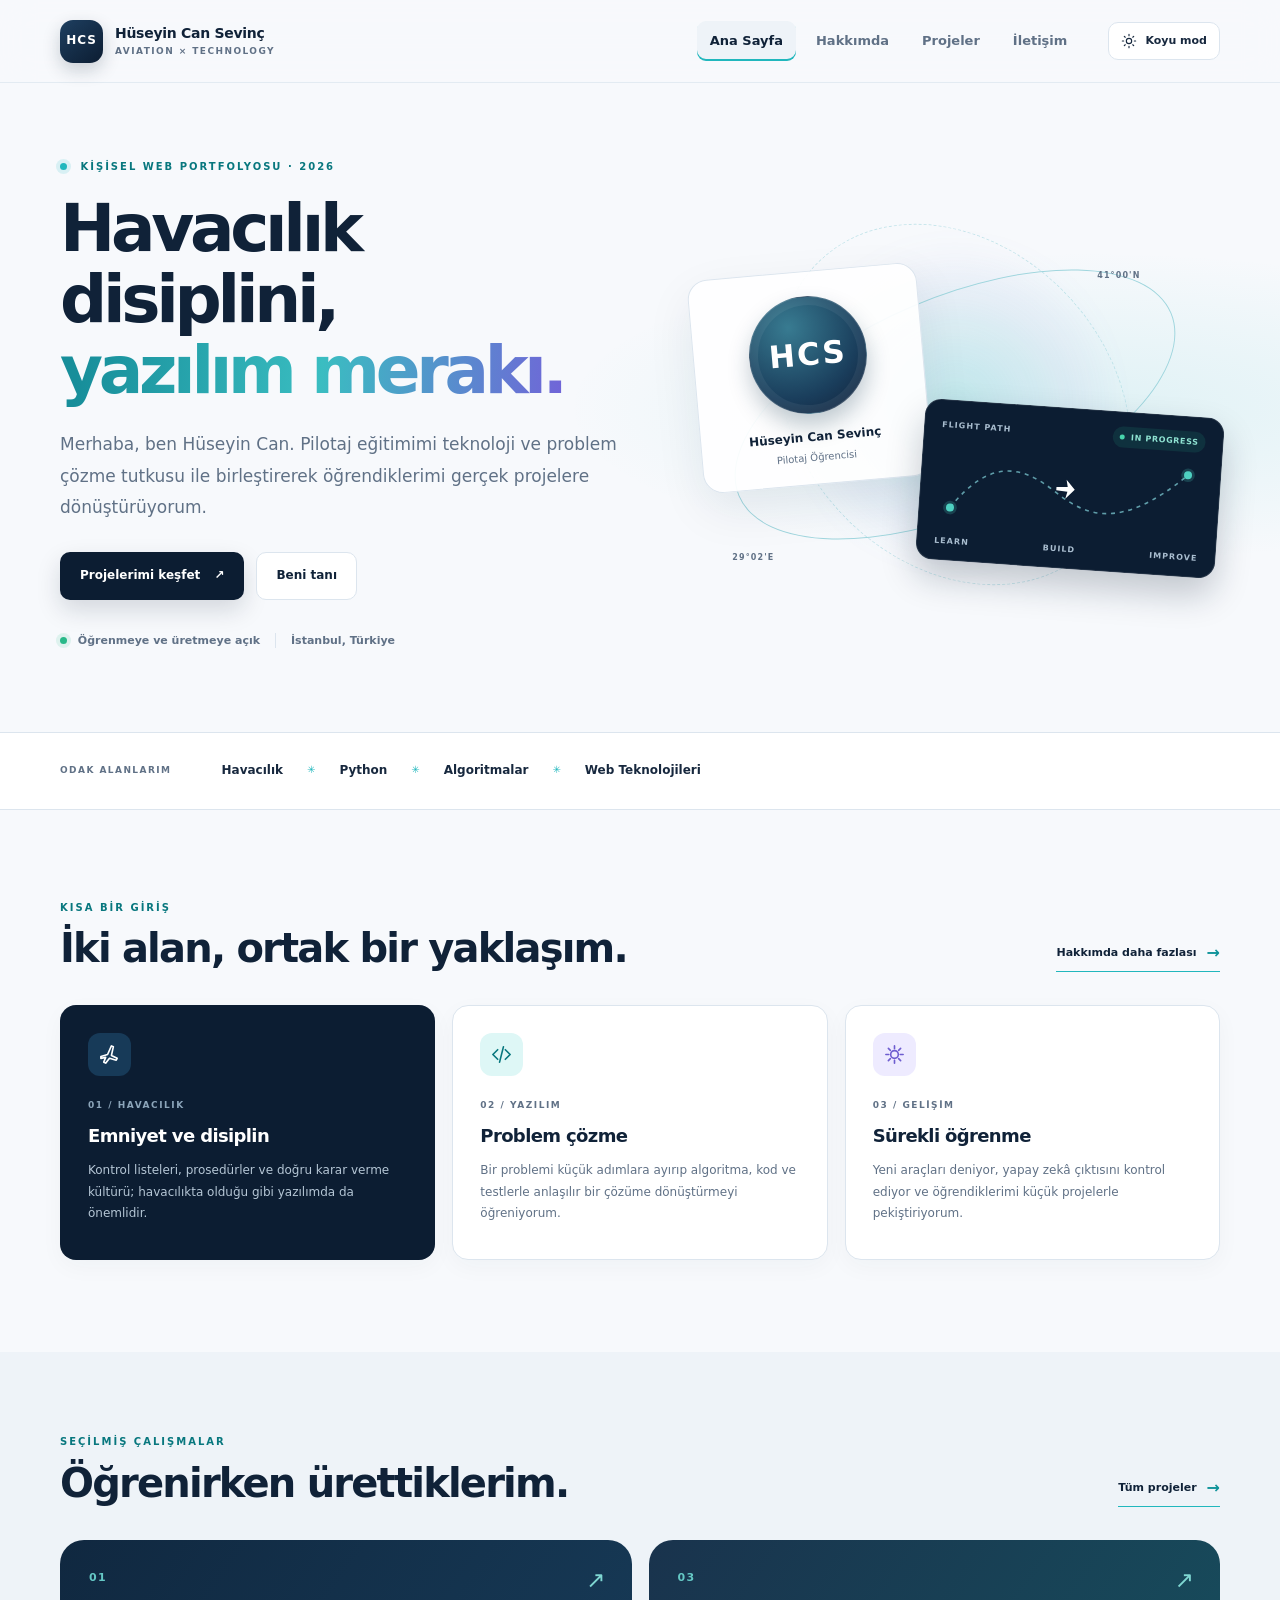
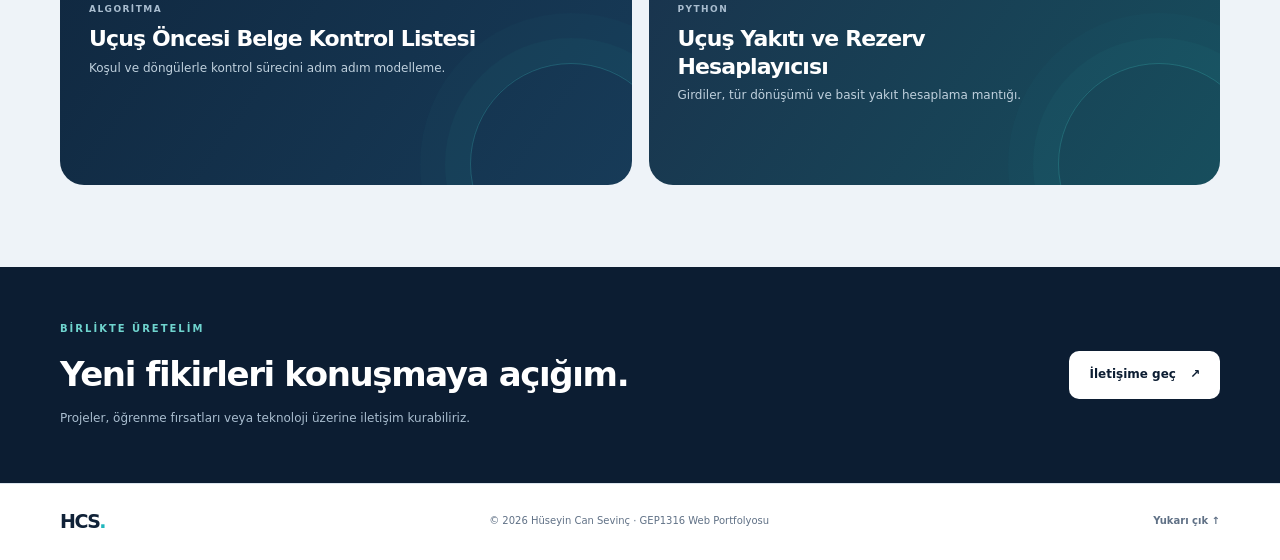
<file: index.html>
<!doctype html>
<html lang="tr">
<head>
  <meta charset="utf-8">
  <meta name="viewport" content="width=device-width, initial-scale=1">
  <meta name="description" content="Hüseyin Can Sevinç'in pilotaj, yazılım ve dijital üretim çalışmalarını sergileyen kişisel web portfolyosu.">
  <meta name="theme-color" content="#0c1d32">
  <title>Hüseyin Can Sevinç | Kişisel Portfolyo</title>
  <link rel="stylesheet" href="style.css">
  <script src="script.js" defer></script>
</head>
<body>
  <a class="skip-link" href="#main-content">Ana içeriğe geç</a>
  <header class="site-header">
    <div class="container header-inner">
      <a class="brand" href="index.html" aria-label="Hüseyin Can Sevinç ana sayfa">
        <span class="brand-mark" aria-hidden="true">HCS</span>
        <span class="brand-copy"><strong>Hüseyin Can Sevinç</strong><small>AVIATION × TECHNOLOGY</small></span>
      </a>
      <button class="icon-button menu-toggle" type="button" aria-label="Menüyü aç" aria-expanded="false" aria-controls="primary-navigation">
        <svg viewBox="0 0 24 24" aria-hidden="true"><path d="M4 7h16M4 12h16M4 17h16"/></svg>
      </button>
      <nav class="primary-nav" id="primary-navigation" aria-label="Ana gezinme">
        <a class="nav-link is-active" aria-current="page" href="index.html">Ana Sayfa</a>
        <a class="nav-link" href="about.html">Hakkımda</a>
        <a class="nav-link" href="projects.html">Projeler</a>
        <a class="nav-link" href="contact.html">İletişim</a>
      </nav>
      <button class="theme-toggle" type="button" aria-label="Koyu temaya geç" aria-pressed="false">
        <svg class="sun-icon" viewBox="0 0 24 24" aria-hidden="true"><circle cx="12" cy="12" r="4"/><path d="M12 2v2m0 16v2M4.93 4.93l1.42 1.42m11.3 11.3 1.42 1.42M2 12h2m16 0h2M4.93 19.07l1.42-1.42m11.3-11.3 1.42-1.42"/></svg>
        <span class="theme-label">Koyu mod</span>
      </button>
    </div>
  </header>

  <main id="main-content">
    <section class="hero-section">
      <div class="container hero-grid">
        <div class="hero-copy">
          <p class="eyebrow"><span class="eyebrow-dot"></span> KİŞİSEL WEB PORTFOLYOSU · 2026</p>
          <h1>Havacılık disiplini,<br><span class="text-gradient">yazılım merakı.</span></h1>
          <p class="hero-lead">Merhaba, ben Hüseyin Can. Pilotaj eğitimimi teknoloji ve problem çözme tutkusu ile birleştirerek öğrendiklerimi gerçek projelere dönüştürüyorum.</p>
          <div class="hero-actions">
            <a class="button button-primary" href="projects.html">Projelerimi keşfet <span aria-hidden="true">↗</span></a>
            <a class="button button-secondary" href="about.html">Beni tanı</a>
          </div>
          <div class="hero-meta">
            <span><i class="status-dot" aria-hidden="true"></i> Öğrenmeye ve üretmeye açık</span>
            <span class="meta-divider" aria-hidden="true"></span>
            <span>İstanbul, Türkiye</span>
          </div>
        </div>
        <div class="hero-visual" aria-label="Hüseyin Can Sevinç için HCS harflerinden oluşan avatar ve havacılık temalı rota çizimi">
          <div class="visual-orbit orbit-one"></div>
          <div class="visual-orbit orbit-two"></div>
          <div class="visual-glow"></div>
          <div class="avatar-card">
            <div class="avatar-monogram" role="img" aria-label="Hüseyin Can Sevinç avatarı, HCS harfleri">HCS</div>
            <div class="avatar-caption"><strong>Hüseyin Can Sevinç</strong><span>Pilotaj Öğrencisi</span></div>
          </div>
          <div class="flight-path-card">
            <div class="flight-path-top"><span>FLIGHT PATH</span><span class="live-pill"><i></i> IN PROGRESS</span></div>
            <svg class="route-art" viewBox="0 0 330 110" role="img" aria-label="Başlangıç ve varış noktalarını birleştiren kesikli uçuş rotası"><path class="route-line" d="M17 83 C62 18 103 24 145 53 S230 98 311 22"/><circle class="route-point" cx="17" cy="83" r="5"/><circle class="route-point" cx="311" cy="22" r="5"/><path class="route-plane" d="M160 38l11 12-11 12 2-9-14-1v-4l14-1z"/></svg>
            <div class="flight-path-bottom"><span>LEARN</span><span>BUILD</span><span>IMPROVE</span></div>
          </div>
          <span class="visual-coordinate coord-one">41°00'N</span>
          <span class="visual-coordinate coord-two">29°02'E</span>
        </div>
      </div>
    </section>

    <section class="intro-strip">
      <div class="container intro-strip-inner">
        <p>ODAK ALANLARIM</p>
        <div class="focus-list"><span>Havacılık</span><b>✳</b><span>Python</span><b>✳</b><span>Algoritmalar</span><b>✳</b><span>Web Teknolojileri</span></div>
      </div>
    </section>

    <section class="section section-spacious">
      <div class="container">
        <div class="section-heading section-heading-row">
          <div><p class="eyebrow">KISA BİR GİRİŞ</p><h2>İki alan, ortak bir yaklaşım.</h2></div>
          <a class="text-link" href="about.html">Hakkımda daha fazlası <span aria-hidden="true">→</span></a>
        </div>
        <div class="feature-grid">
          <article class="feature-card feature-card-dark">
            <div class="feature-icon" aria-hidden="true"><svg viewBox="0 0 24 24"><path d="m3 14 7-2 4-9 2 1-2 9 6 3-1 2-7-2-4 5-2-1 2-5-5 1z"/></svg></div>
            <p class="card-kicker">01 / HAVACILIK</p><h3>Emniyet ve disiplin</h3>
            <p>Kontrol listeleri, prosedürler ve doğru karar verme kültürü; havacılıkta olduğu gibi yazılımda da önemlidir.</p>
          </article>
          <article class="feature-card">
            <div class="feature-icon feature-icon-cyan" aria-hidden="true"><svg viewBox="0 0 24 24"><path d="m8 7-5 5 5 5M16 7l5 5-5 5M14 4l-4 16"/></svg></div>
            <p class="card-kicker">02 / YAZILIM</p><h3>Problem çözme</h3>
            <p>Bir problemi küçük adımlara ayırıp algoritma, kod ve testlerle anlaşılır bir çözüme dönüştürmeyi öğreniyorum.</p>
          </article>
          <article class="feature-card">
            <div class="feature-icon feature-icon-violet" aria-hidden="true"><svg viewBox="0 0 24 24"><path d="M12 3v3m0 12v3M3 12h3m12 0h3M5.6 5.6l2.1 2.1m8.6 8.6 2.1 2.1m0-12.8-2.1 2.1m-8.6 8.6-2.1 2.1"/><circle cx="12" cy="12" r="4"/></svg></div>
            <p class="card-kicker">03 / GELİŞİM</p><h3>Sürekli öğrenme</h3>
            <p>Yeni araçları deniyor, yapay zekâ çıktısını kontrol ediyor ve öğrendiklerimi küçük projelerle pekiştiriyorum.</p>
          </article>
        </div>
      </div>
    </section>

    <section class="section section-soft">
      <div class="container">
        <div class="section-heading section-heading-row">
          <div><p class="eyebrow">SEÇİLMİŞ ÇALIŞMALAR</p><h2>Öğrenirken ürettiklerim.</h2></div>
          <a class="text-link" href="projects.html">Tüm projeler <span aria-hidden="true">→</span></a>
        </div>
        <div class="selected-project-grid">
          <a class="selected-project" href="projects.html#document-checklist">
            <span class="selected-project-number">01</span><span class="selected-project-type">ALGORİTMA</span>
            <h3>Uçuş Öncesi Belge Kontrol Listesi</h3><p>Koşul ve döngülerle kontrol sürecini adım adım modelleme.</p><span class="project-arrow" aria-hidden="true">↗</span>
          </a>
          <a class="selected-project selected-project-accent" href="projects.html#fuel-calculator">
            <span class="selected-project-number">03</span><span class="selected-project-type">PYTHON</span>
            <h3>Uçuş Yakıtı ve Rezerv Hesaplayıcısı</h3><p>Girdiler, tür dönüşümü ve basit yakıt hesaplama mantığı.</p><span class="project-arrow" aria-hidden="true">↗</span>
          </a>
        </div>
      </div>
    </section>

    <section class="closing-cta">
      <div class="container closing-cta-inner">
        <div><p class="eyebrow">BİRLİKTE ÜRETELİM</p><h2>Yeni fikirleri konuşmaya açığım.</h2><p>Projeler, öğrenme fırsatları veya teknoloji üzerine iletişim kurabiliriz.</p></div>
        <a class="button button-light" href="contact.html">İletişime geç <span aria-hidden="true">↗</span></a>
      </div>
    </section>
  </main>

  <footer class="site-footer"><div class="container footer-inner"><a class="footer-brand" href="index.html">HCS<span>.</span></a><p>© <span data-current-year>2026</span> Hüseyin Can Sevinç · GEP1316 Web Portfolyosu</p><a href="#main-content" class="back-top">Yukarı çık ↑</a></div></footer>
</body>
</html>
</file>
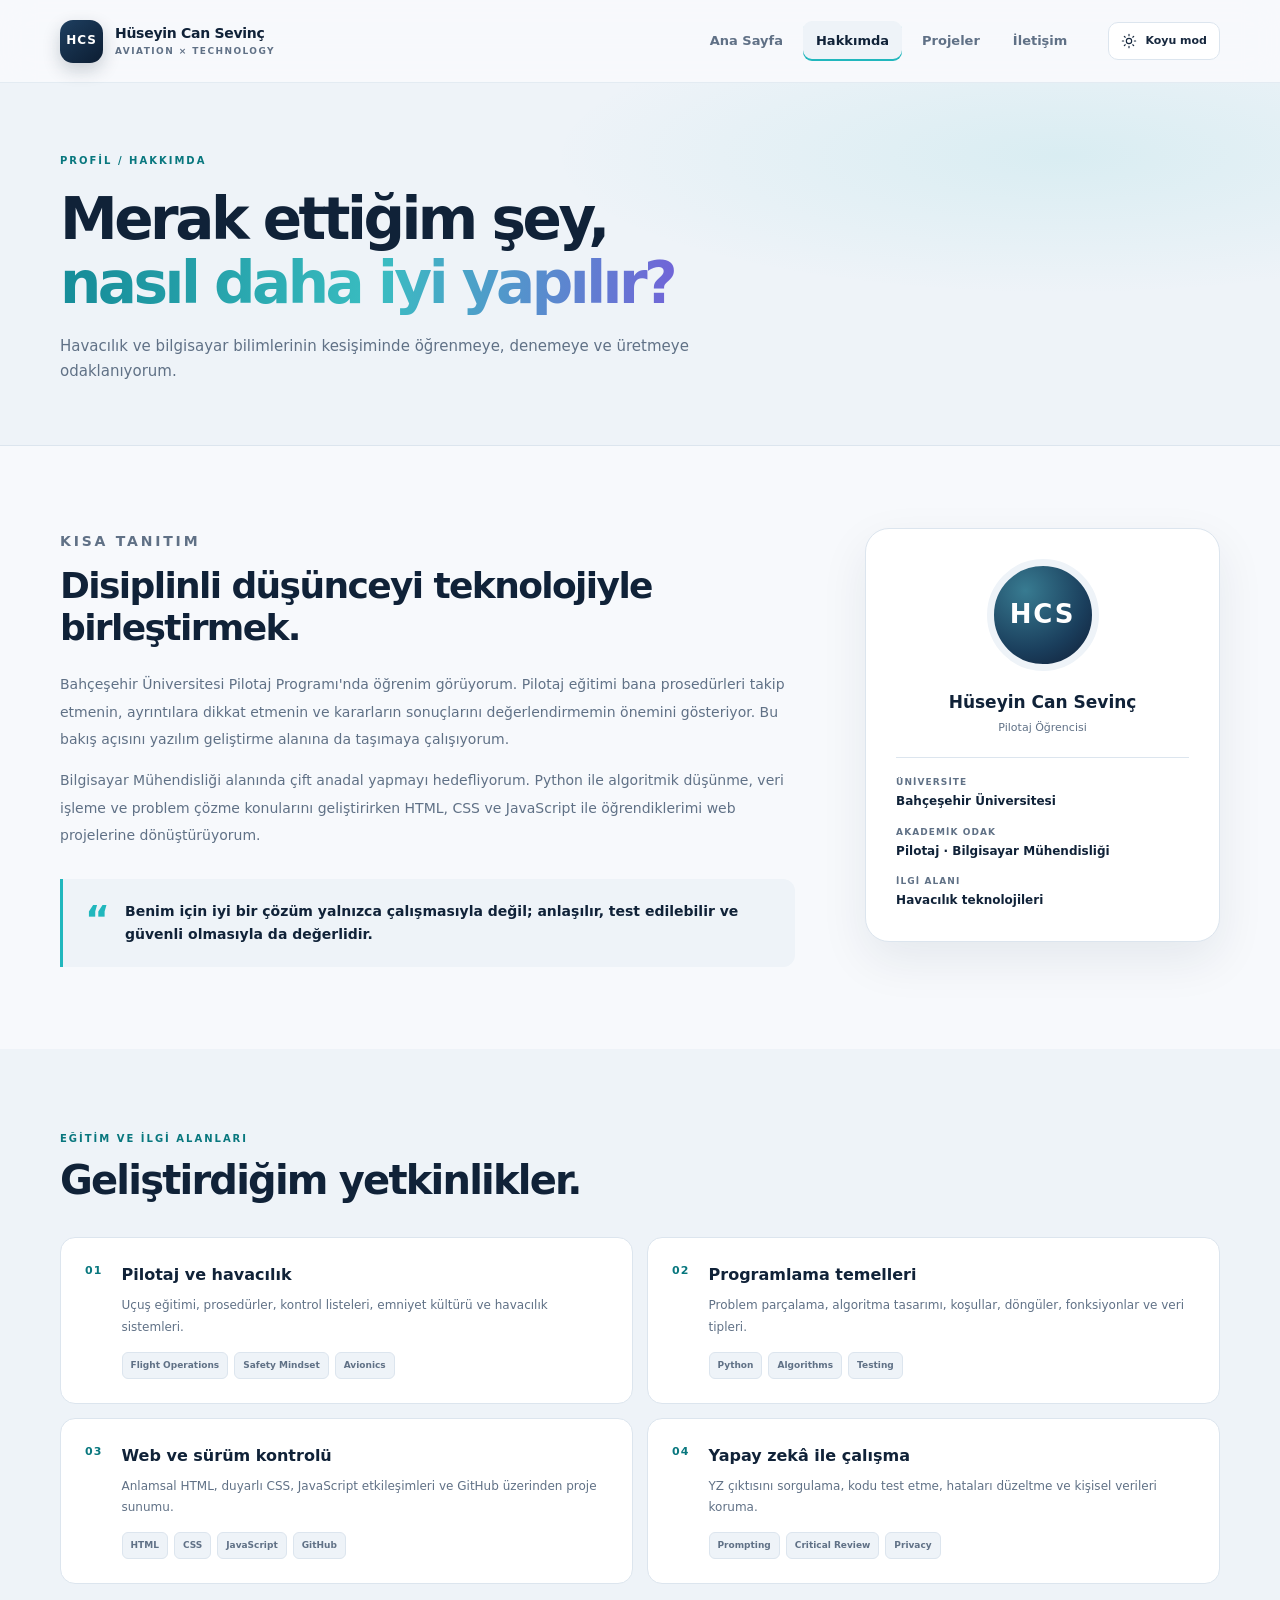
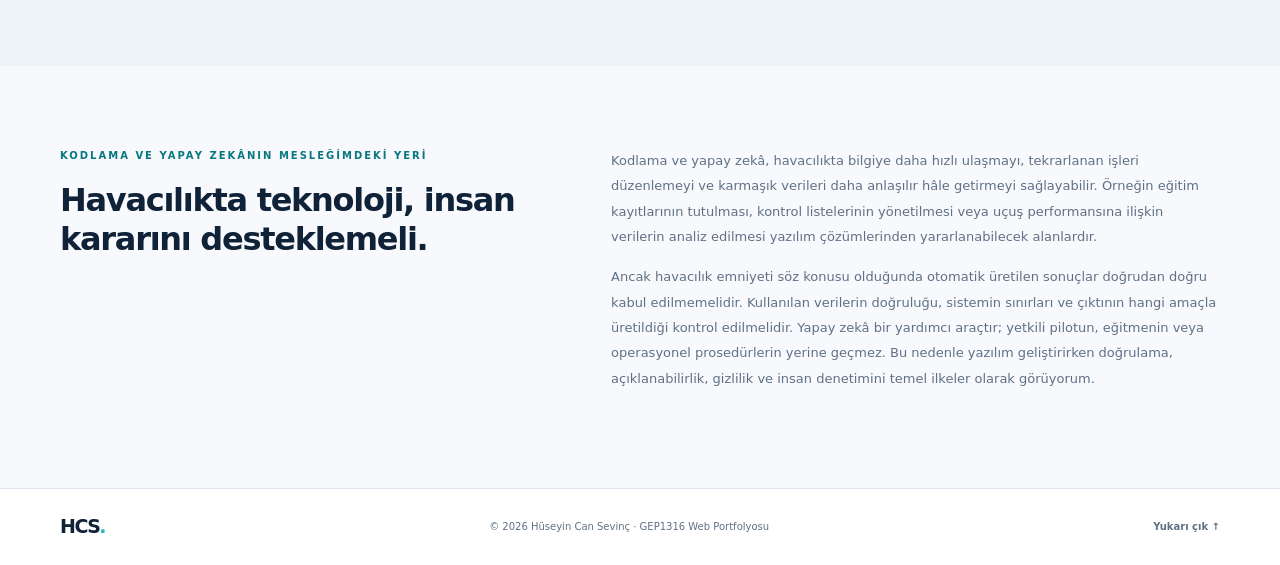
<file: about.html>
<!doctype html>
<html lang="tr">
<head>
  <meta charset="utf-8"><meta name="viewport" content="width=device-width, initial-scale=1">
  <meta name="description" content="Hüseyin Can Sevinç'in eğitimi, ilgi alanları ve havacılıkta kodlama ile yapay zekâ hakkındaki yaklaşımı.">
  <meta name="theme-color" content="#0c1d32"><title>Hakkımda | Hüseyin Can Sevinç</title>
  <link rel="stylesheet" href="style.css"><script src="script.js" defer></script>
</head>
<body>
  <a class="skip-link" href="#main-content">Ana içeriğe geç</a>
  <header class="site-header"><div class="container header-inner">
    <a class="brand" href="index.html" aria-label="Hüseyin Can Sevinç ana sayfa"><span class="brand-mark" aria-hidden="true">HCS</span><span class="brand-copy"><strong>Hüseyin Can Sevinç</strong><small>AVIATION × TECHNOLOGY</small></span></a>
    <button class="icon-button menu-toggle" type="button" aria-label="Menüyü aç" aria-expanded="false" aria-controls="primary-navigation"><svg viewBox="0 0 24 24" aria-hidden="true"><path d="M4 7h16M4 12h16M4 17h16"/></svg></button>
    <nav class="primary-nav" id="primary-navigation" aria-label="Ana gezinme"><a class="nav-link" href="index.html">Ana Sayfa</a><a class="nav-link is-active" aria-current="page" href="about.html">Hakkımda</a><a class="nav-link" href="projects.html">Projeler</a><a class="nav-link" href="contact.html">İletişim</a></nav>
    <button class="theme-toggle" type="button" aria-label="Koyu temaya geç" aria-pressed="false"><svg class="sun-icon" viewBox="0 0 24 24" aria-hidden="true"><circle cx="12" cy="12" r="4"/><path d="M12 2v2m0 16v2M4.93 4.93l1.42 1.42m11.3 11.3 1.42 1.42M2 12h2m16 0h2M4.93 19.07l1.42-1.42m11.3-11.3 1.42-1.42"/></svg><span class="theme-label">Koyu mod</span></button>
  </div></header>
  <main id="main-content">
    <section class="page-hero"><div class="container page-hero-inner"><p class="eyebrow">PROFİL / HAKKIMDA</p><h1>Merak ettiğim şey,<br><span class="text-gradient">nasıl daha iyi yapılır?</span></h1><p>Havacılık ve bilgisayar bilimlerinin kesişiminde öğrenmeye, denemeye ve üretmeye odaklanıyorum.</p></div></section>
    <section class="section"><div class="container about-layout">
      <div class="about-main"><p class="eyebrow">KISA TANITIM</p><h2>Disiplinli düşünceyi teknolojiyle birleştirmek.</h2>
        <p>Bahçeşehir Üniversitesi Pilotaj Programı'nda öğrenim görüyorum. Pilotaj eğitimi bana prosedürleri takip etmenin, ayrıntılara dikkat etmenin ve kararların sonuçlarını değerlendirmemin önemini gösteriyor. Bu bakış açısını yazılım geliştirme alanına da taşımaya çalışıyorum.</p>
        <p>Bilgisayar Mühendisliği alanında çift anadal yapmayı hedefliyorum. Python ile algoritmik düşünme, veri işleme ve problem çözme konularını geliştirirken HTML, CSS ve JavaScript ile öğrendiklerimi web projelerine dönüştürüyorum.</p>
        <div class="quote-panel"><span aria-hidden="true">“</span><p>Benim için iyi bir çözüm yalnızca çalışmasıyla değil; anlaşılır, test edilebilir ve güvenli olmasıyla da değerlidir.</p></div>
      </div>
      <aside class="profile-panel"><div class="profile-avatar" role="img" aria-label="Hüseyin Can Sevinç için HCS harflerinden oluşan avatar">HCS</div><h3>Hüseyin Can Sevinç</h3><p>Pilotaj Öğrencisi</p><div class="profile-divider"></div><dl class="profile-details"><div><dt>Üniversite</dt><dd>Bahçeşehir Üniversitesi</dd></div><div><dt>Akademik odak</dt><dd>Pilotaj · Bilgisayar Mühendisliği</dd></div><div><dt>İlgi alanı</dt><dd>Havacılık teknolojileri</dd></div></dl></aside>
    </div></section>
    <section class="section section-soft"><div class="container"><div class="section-heading"><p class="eyebrow">EĞİTİM VE İLGİ ALANLARI</p><h2>Geliştirdiğim yetkinlikler.</h2></div>
      <div class="skills-grid">
        <article class="skill-card"><span class="skill-index">01</span><div><h3>Pilotaj ve havacılık</h3><p>Uçuş eğitimi, prosedürler, kontrol listeleri, emniyet kültürü ve havacılık sistemleri.</p><div class="skill-tags"><span>Flight Operations</span><span>Safety Mindset</span><span>Avionics</span></div></div></article>
        <article class="skill-card"><span class="skill-index">02</span><div><h3>Programlama temelleri</h3><p>Problem parçalama, algoritma tasarımı, koşullar, döngüler, fonksiyonlar ve veri tipleri.</p><div class="skill-tags"><span>Python</span><span>Algorithms</span><span>Testing</span></div></div></article>
        <article class="skill-card"><span class="skill-index">03</span><div><h3>Web ve sürüm kontrolü</h3><p>Anlamsal HTML, duyarlı CSS, JavaScript etkileşimleri ve GitHub üzerinden proje sunumu.</p><div class="skill-tags"><span>HTML</span><span>CSS</span><span>JavaScript</span><span>GitHub</span></div></div></article>
        <article class="skill-card"><span class="skill-index">04</span><div><h3>Yapay zekâ ile çalışma</h3><p>YZ çıktısını sorgulama, kodu test etme, hataları düzeltme ve kişisel verileri koruma.</p><div class="skill-tags"><span>Prompting</span><span>Critical Review</span><span>Privacy</span></div></div></article>
      </div>
    </div></section>
    <section class="section"><div class="container career-panel"><div><p class="eyebrow">KODLAMA VE YAPAY ZEKÂNIN MESLEĞİMDEKİ YERİ</p><h2>Havacılıkta teknoloji, insan kararını desteklemeli.</h2></div><div class="career-copy"><p>Kodlama ve yapay zekâ, havacılıkta bilgiye daha hızlı ulaşmayı, tekrarlanan işleri düzenlemeyi ve karmaşık verileri daha anlaşılır hâle getirmeyi sağlayabilir. Örneğin eğitim kayıtlarının tutulması, kontrol listelerinin yönetilmesi veya uçuş performansına ilişkin verilerin analiz edilmesi yazılım çözümlerinden yararlanabilecek alanlardır.</p><p>Ancak havacılık emniyeti söz konusu olduğunda otomatik üretilen sonuçlar doğrudan doğru kabul edilmemelidir. Kullanılan verilerin doğruluğu, sistemin sınırları ve çıktının hangi amaçla üretildiği kontrol edilmelidir. Yapay zekâ bir yardımcı araçtır; yetkili pilotun, eğitmenin veya operasyonel prosedürlerin yerine geçmez. Bu nedenle yazılım geliştirirken doğrulama, açıklanabilirlik, gizlilik ve insan denetimini temel ilkeler olarak görüyorum.</p></div></div></section>
  </main>
  <footer class="site-footer"><div class="container footer-inner"><a class="footer-brand" href="index.html">HCS<span>.</span></a><p>© <span data-current-year>2026</span> Hüseyin Can Sevinç · GEP1316 Web Portfolyosu</p><a href="#main-content" class="back-top">Yukarı çık ↑</a></div></footer>
</body></html>
</file>
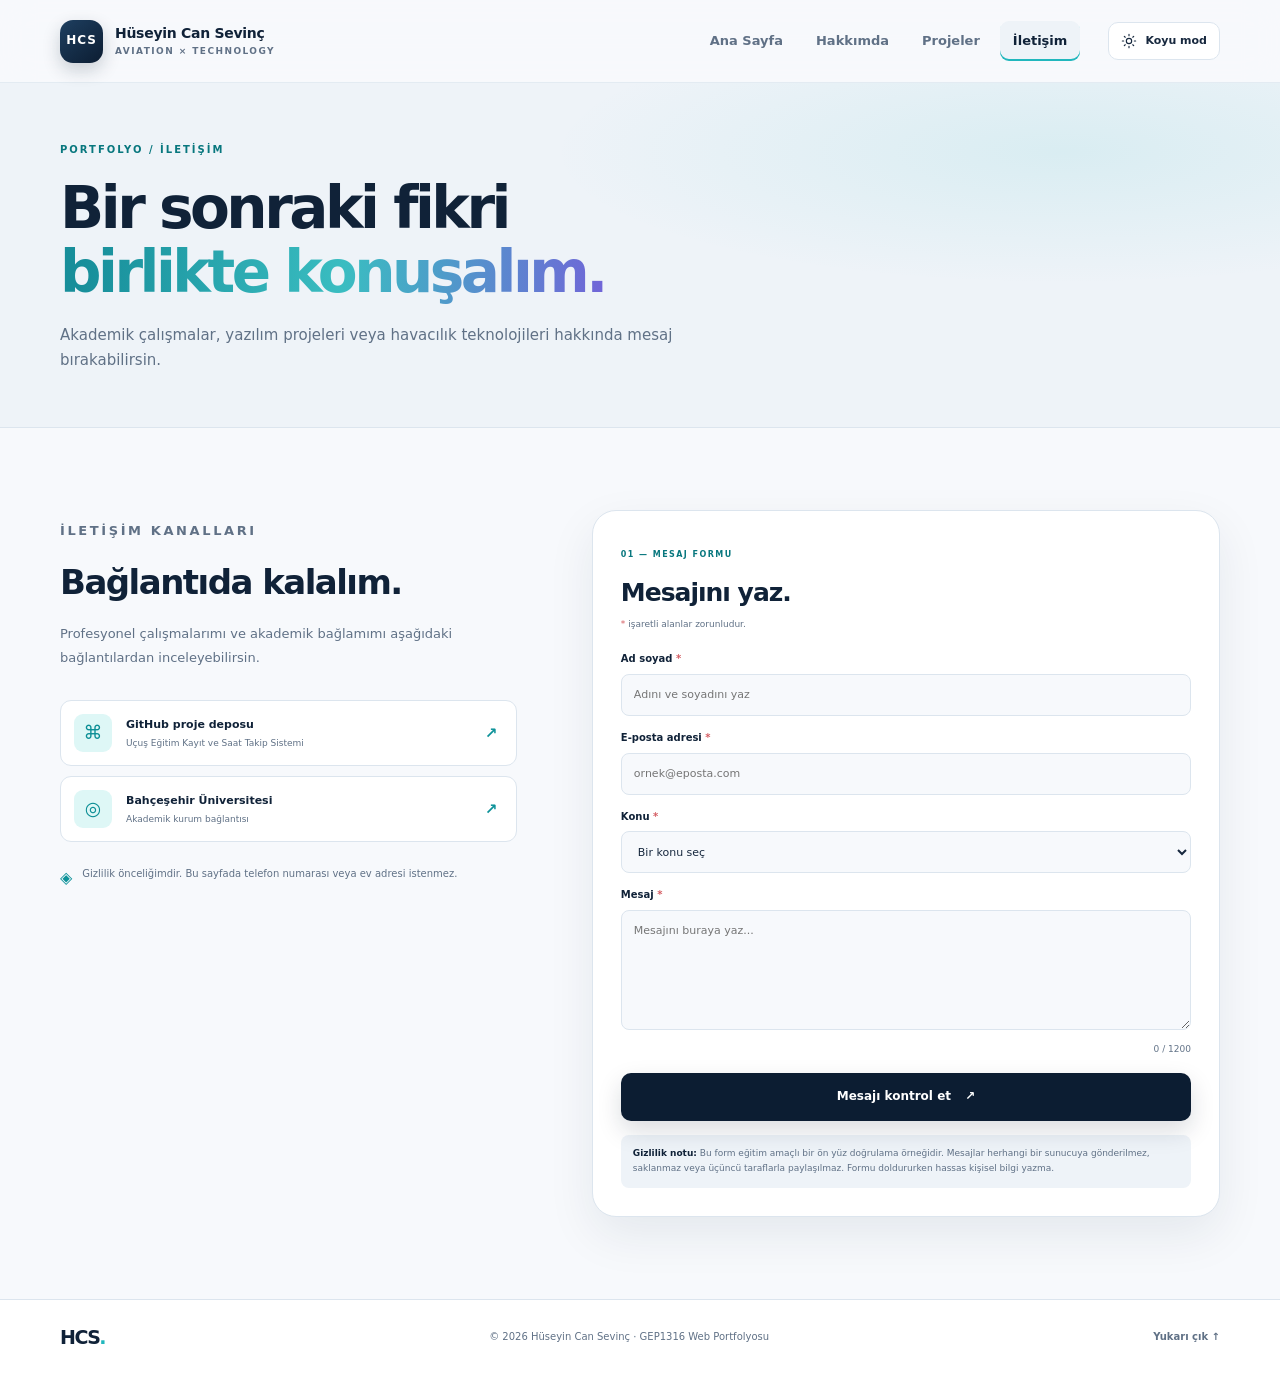
<file: contact.html>
<!doctype html>
<html lang="tr">
<head>
  <meta charset="utf-8"><meta name="viewport" content="width=device-width, initial-scale=1">
  <meta name="description" content="Hüseyin Can Sevinç ile profesyonel ve akademik konularda iletişim kurun.">
  <meta name="theme-color" content="#0c1d32"><title>İletişim | Hüseyin Can Sevinç</title>
  <link rel="stylesheet" href="style.css"><script src="script.js" defer></script>
</head>
<body>
  <a class="skip-link" href="#main-content">Ana içeriğe geç</a>
  <header class="site-header"><div class="container header-inner">
    <a class="brand" href="index.html" aria-label="Hüseyin Can Sevinç ana sayfa"><span class="brand-mark" aria-hidden="true">HCS</span><span class="brand-copy"><strong>Hüseyin Can Sevinç</strong><small>AVIATION × TECHNOLOGY</small></span></a>
    <button class="icon-button menu-toggle" type="button" aria-label="Menüyü aç" aria-expanded="false" aria-controls="primary-navigation"><svg viewBox="0 0 24 24" aria-hidden="true"><path d="M4 7h16M4 12h16M4 17h16"/></svg></button>
    <nav class="primary-nav" id="primary-navigation" aria-label="Ana gezinme"><a class="nav-link" href="index.html">Ana Sayfa</a><a class="nav-link" href="about.html">Hakkımda</a><a class="nav-link" href="projects.html">Projeler</a><a class="nav-link is-active" aria-current="page" href="contact.html">İletişim</a></nav>
    <button class="theme-toggle" type="button" aria-label="Koyu temaya geç" aria-pressed="false"><svg class="sun-icon" viewBox="0 0 24 24" aria-hidden="true"><circle cx="12" cy="12" r="4"/><path d="M12 2v2m0 16v2M4.93 4.93l1.42 1.42m11.3 11.3 1.42 1.42M2 12h2m16 0h2M4.93 19.07l1.42-1.42m11.3-11.3 1.42-1.42"/></svg><span class="theme-label">Koyu mod</span></button>
  </div></header>
  <main id="main-content">
    <section class="page-hero page-hero-compact"><div class="container page-hero-inner"><p class="eyebrow">PORTFOLYO / İLETİŞİM</p><h1>Bir sonraki fikri<br><span class="text-gradient">birlikte konuşalım.</span></h1><p>Akademik çalışmalar, yazılım projeleri veya havacılık teknolojileri hakkında mesaj bırakabilirsin.</p></div></section>
    <section class="section"><div class="container contact-layout">
      <div class="contact-intro"><p class="eyebrow">İLETİŞİM KANALLARI</p><h2>Bağlantıda kalalım.</h2><p>Profesyonel çalışmalarımı ve akademik bağlamımı aşağıdaki bağlantılardan inceleyebilirsin.</p>
        <div class="contact-link-list">
          <a class="contact-link-item" href="https://github.com/bau-cs/Flight-Training-Record-Management-System" target="_blank" rel="noopener noreferrer"><span class="contact-link-icon" aria-hidden="true">⌘</span><span><strong>GitHub proje deposu</strong><small>Uçuş Eğitim Kayıt ve Saat Takip Sistemi</small></span><b aria-hidden="true">↗</b></a>
          <a class="contact-link-item" href="https://bau.edu.tr/" target="_blank" rel="noopener noreferrer"><span class="contact-link-icon" aria-hidden="true">◎</span><span><strong>Bahçeşehir Üniversitesi</strong><small>Akademik kurum bağlantısı</small></span><b aria-hidden="true">↗</b></a>
        </div>
        <div class="privacy-mini"><span aria-hidden="true">◈</span><p>Gizlilik önceliğimdir. Bu sayfada telefon numarası veya ev adresi istenmez.</p></div>
      </div>
      <div class="contact-form-card"><div class="form-heading"><span class="form-step">01 — MESAJ FORMU</span><h2>Mesajını yaz.</h2><p class="form-required-note"><span aria-hidden="true">*</span> işaretli alanlar zorunludur.</p></div>
        <form id="contact-form" novalidate>
          <div class="form-field"><label for="full-name">Ad soyad <span aria-hidden="true">*</span></label><input id="full-name" name="name" type="text" autocomplete="name" minlength="2" maxlength="70" required placeholder="Adını ve soyadını yaz"><small class="field-error" id="name-error"></small></div>
          <div class="form-field"><label for="email-address">E-posta adresi <span aria-hidden="true">*</span></label><input id="email-address" name="email" type="email" autocomplete="email" maxlength="120" required placeholder="ornek@eposta.com"><small class="field-error" id="email-error"></small></div>
          <div class="form-field"><label for="topic">Konu <span aria-hidden="true">*</span></label><select id="topic" name="topic" required><option value="">Bir konu seç</option><option value="project">Proje / iş birliği</option><option value="academic">Akademik çalışma</option><option value="aviation">Havacılık teknolojileri</option><option value="other">Diğer</option></select><small class="field-error" id="topic-error"></small></div>
          <div class="form-field"><label for="message">Mesaj <span aria-hidden="true">*</span></label><textarea id="message" name="message" rows="5" minlength="10" maxlength="1200" required placeholder="Mesajını buraya yaz..."></textarea><div class="field-foot"><small class="field-error" id="message-error"></small><small id="message-count">0 / 1200</small></div></div>
          <button class="button button-primary form-submit" type="submit">Mesajı kontrol et <span aria-hidden="true">↗</span></button>
          <p class="privacy-notice"><strong>Gizlilik notu:</strong> Bu form eğitim amaçlı bir ön yüz doğrulama örneğidir. Mesajlar herhangi bir sunucuya gönderilmez, saklanmaz veya üçüncü taraflarla paylaşılmaz. Formu doldururken hassas kişisel bilgi yazma.</p>
          <div class="form-feedback" id="form-feedback" role="status" aria-live="polite" hidden></div>
        </form>
      </div>
    </div></section>
  </main>
  <footer class="site-footer"><div class="container footer-inner"><a class="footer-brand" href="index.html">HCS<span>.</span></a><p>© <span data-current-year>2026</span> Hüseyin Can Sevinç · GEP1316 Web Portfolyosu</p><a href="#main-content" class="back-top">Yukarı çık ↑</a></div></footer>
</body></html>
</file>
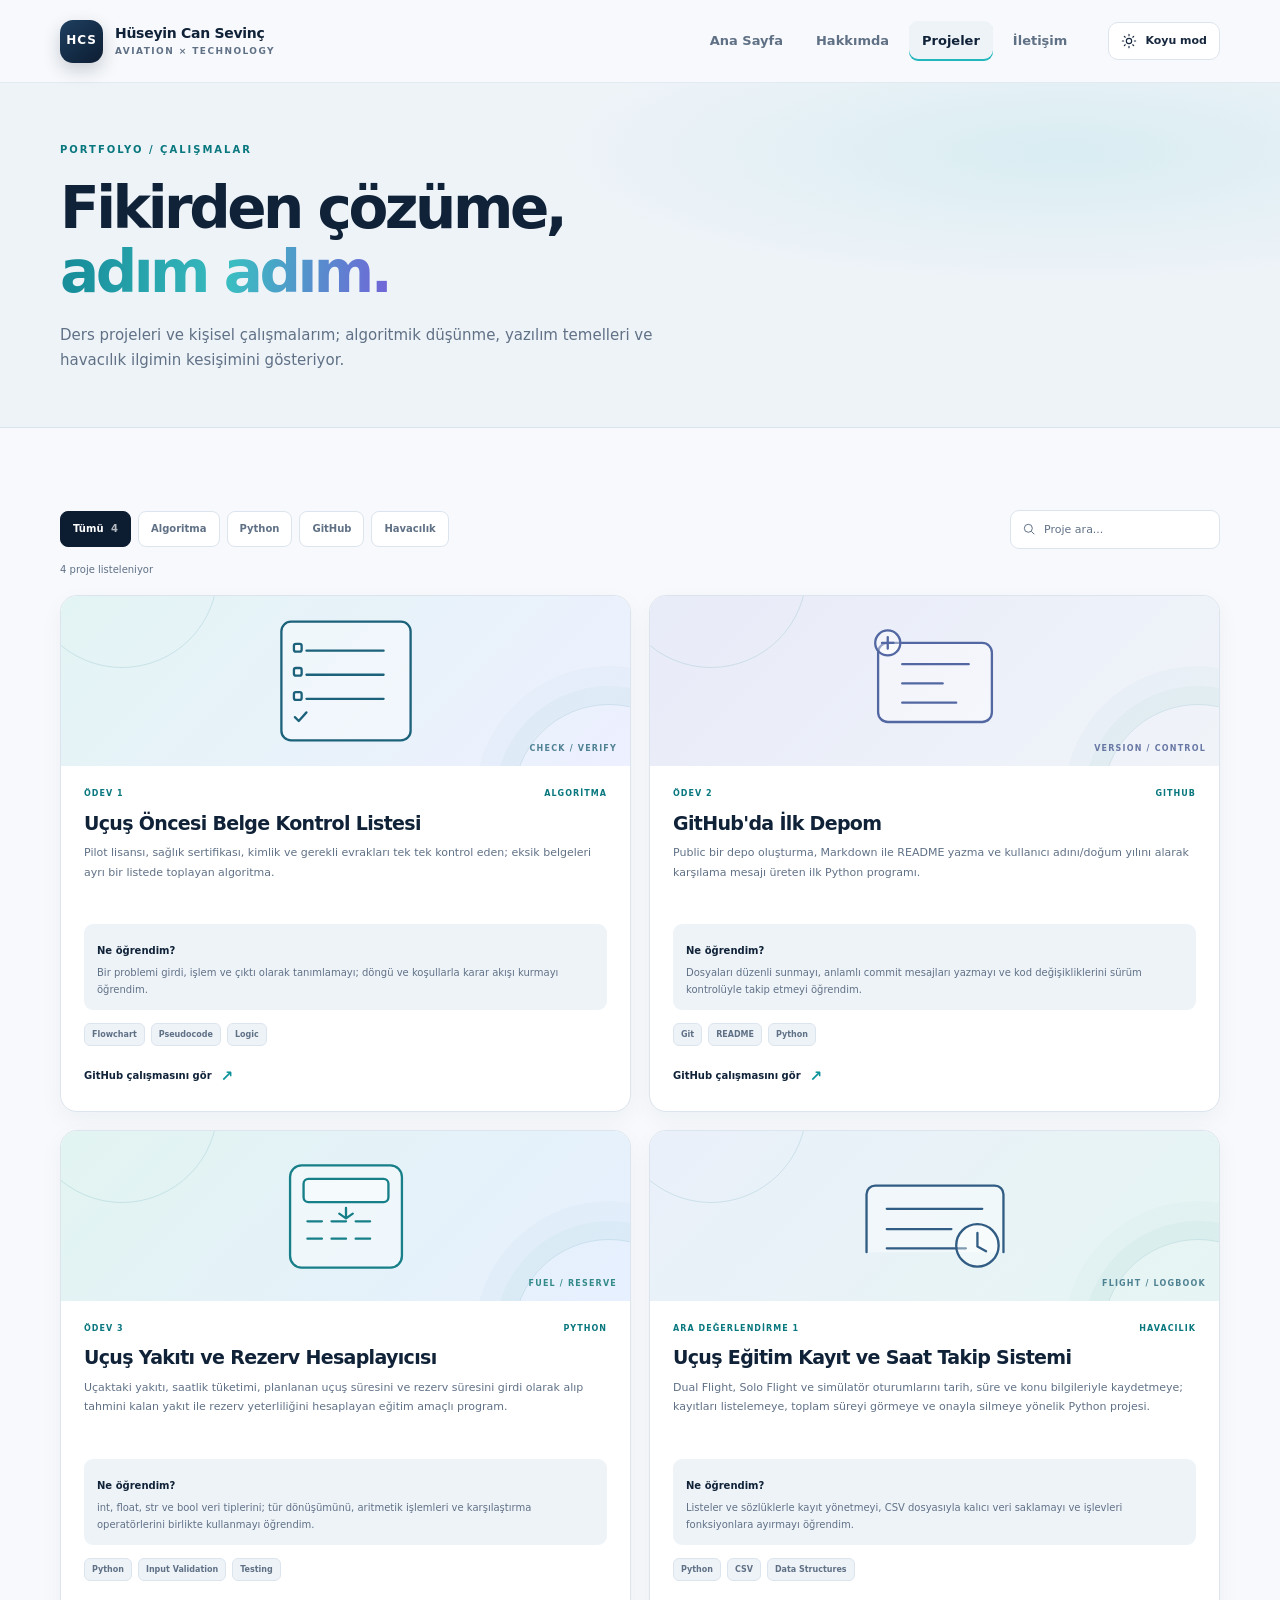
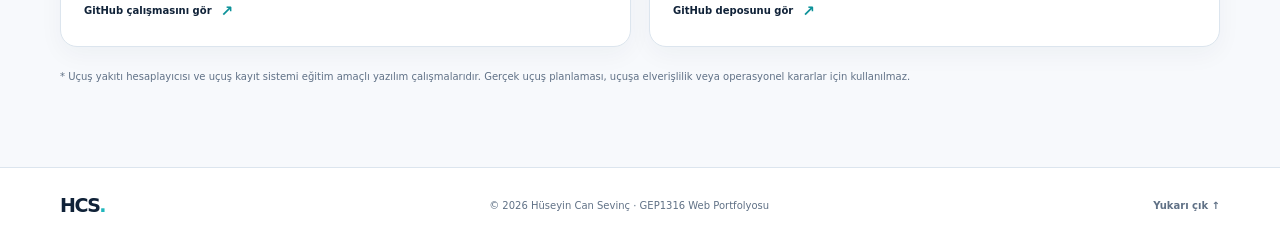
<file: projects.html>
<!doctype html>
<html lang="tr">
<head>
  <meta charset="utf-8"><meta name="viewport" content="width=device-width, initial-scale=1">
  <meta name="description" content="Hüseyin Can Sevinç'in algoritma, GitHub, Python yakıt hesaplayıcısı ve uçuş eğitim kayıt sistemi projeleri.">
  <meta name="theme-color" content="#0c1d32"><title>Projeler | Hüseyin Can Sevinç</title>
  <link rel="stylesheet" href="style.css"><script src="script.js" defer></script>
</head>
<body>
  <a class="skip-link" href="#main-content">Ana içeriğe geç</a>
  <header class="site-header"><div class="container header-inner">
    <a class="brand" href="index.html" aria-label="Hüseyin Can Sevinç ana sayfa"><span class="brand-mark" aria-hidden="true">HCS</span><span class="brand-copy"><strong>Hüseyin Can Sevinç</strong><small>AVIATION × TECHNOLOGY</small></span></a>
    <button class="icon-button menu-toggle" type="button" aria-label="Menüyü aç" aria-expanded="false" aria-controls="primary-navigation"><svg viewBox="0 0 24 24" aria-hidden="true"><path d="M4 7h16M4 12h16M4 17h16"/></svg></button>
    <nav class="primary-nav" id="primary-navigation" aria-label="Ana gezinme"><a class="nav-link" href="index.html">Ana Sayfa</a><a class="nav-link" href="about.html">Hakkımda</a><a class="nav-link is-active" aria-current="page" href="projects.html">Projeler</a><a class="nav-link" href="contact.html">İletişim</a></nav>
    <button class="theme-toggle" type="button" aria-label="Koyu temaya geç" aria-pressed="false"><svg class="sun-icon" viewBox="0 0 24 24" aria-hidden="true"><circle cx="12" cy="12" r="4"/><path d="M12 2v2m0 16v2M4.93 4.93l1.42 1.42m11.3 11.3 1.42 1.42M2 12h2m16 0h2M4.93 19.07l1.42-1.42m11.3-11.3 1.42-1.42"/></svg><span class="theme-label">Koyu mod</span></button>
  </div></header>
  <main id="main-content">
    <section class="page-hero page-hero-compact"><div class="container page-hero-inner"><p class="eyebrow">PORTFOLYO / ÇALIŞMALAR</p><h1>Fikirden çözüme,<br><span class="text-gradient">adım adım.</span></h1><p>Ders projeleri ve kişisel çalışmalarım; algoritmik düşünme, yazılım temelleri ve havacılık ilgimin kesişimini gösteriyor.</p></div></section>
    <section class="section"><div class="container">
      <div class="project-toolbar">
        <div class="filter-group" role="group" aria-label="Projeleri kategoriye göre filtrele"><button class="filter-button is-selected" type="button" data-filter="all" aria-pressed="true">Tümü <span>4</span></button><button class="filter-button" type="button" data-filter="algorithm" aria-pressed="false">Algoritma</button><button class="filter-button" type="button" data-filter="python" aria-pressed="false">Python</button><button class="filter-button" type="button" data-filter="github" aria-pressed="false">GitHub</button><button class="filter-button" type="button" data-filter="aviation" aria-pressed="false">Havacılık</button></div>
        <label class="search-box"><span class="visually-hidden">Projelerde ara</span><svg viewBox="0 0 24 24" aria-hidden="true"><circle cx="10.8" cy="10.8" r="6.8"/><path d="m16 16 5 5"/></svg><input id="project-search" type="search" placeholder="Proje ara..." autocomplete="off"></label>
      </div>
      <p class="results-line" id="project-results" aria-live="polite">4 proje listeleniyor</p>
      <div class="projects-grid" id="projects-grid">
        <article class="project-card" id="document-checklist" data-categories="algorithm aviation" data-search="uçuş öncesi belge kontrol listesi algoritma akış şeması pilot lisansı sağlık sertifikası kimlik">
          <div class="project-art art-checklist" aria-hidden="true"><svg viewBox="0 0 280 150"><rect x="73" y="13" width="134" height="123" rx="10"/><path d="M99 43h80M99 68h80M99 93h80"/><rect x="86" y="36" width="8" height="8" rx="2"/><rect x="86" y="61" width="8" height="8" rx="2"/><rect x="86" y="86" width="8" height="8" rx="2"/><path d="m87 112 4 4 8-9"/></svg><span class="art-label">CHECK / VERIFY</span></div>
          <div class="project-card-body"><div class="project-meta"><span>ÖDEV 1</span><span>ALGORİTMA</span></div><h2>Uçuş Öncesi Belge Kontrol Listesi</h2><p>Pilot lisansı, sağlık sertifikası, kimlik ve gerekli evrakları tek tek kontrol eden; eksik belgeleri ayrı bir listede toplayan algoritma.</p><div class="project-learning"><strong>Ne öğrendim?</strong><p>Bir problemi girdi, işlem ve çıktı olarak tanımlamayı; döngü ve koşullarla karar akışı kurmayı öğrendim.</p></div><div class="tag-row"><span>Flowchart</span><span>Pseudocode</span><span>Logic</span></div><a class="project-link" data-repo-path="work-samples/document-checklist" href="https://github.com/">GitHub çalışmasını gör <span aria-hidden="true">↗</span></a></div>
        </article>
        <article class="project-card" id="first-repository" data-categories="github python" data-search="github ilk depo readme merhaba.py python doğum yılı yaş hesaplama markdown">
          <div class="project-art art-github" aria-hidden="true"><svg viewBox="0 0 280 150"><path d="M91 35h98a10 10 0 0 1 10 10v62a10 10 0 0 1-10 10H91a10 10 0 0 1-10-10V45a10 10 0 0 1 10-10z"/><path d="M106 57h69M106 77h42M106 97h56"/><circle cx="91" cy="35" r="13"/><path d="M91 29v12m-6-6h12"/></svg><span class="art-label">VERSION / CONTROL</span></div>
          <div class="project-card-body"><div class="project-meta"><span>ÖDEV 2</span><span>GITHUB</span></div><h2>GitHub'da İlk Depom</h2><p>Public bir depo oluşturma, Markdown ile README yazma ve kullanıcı adını/doğum yılını alarak karşılama mesajı üreten ilk Python programı.</p><div class="project-learning"><strong>Ne öğrendim?</strong><p>Dosyaları düzenli sunmayı, anlamlı commit mesajları yazmayı ve kod değişikliklerini sürüm kontrolüyle takip etmeyi öğrendim.</p></div><div class="tag-row"><span>Git</span><span>README</span><span>Python</span></div><a class="project-link" data-repo-path="work-samples/github-first-repository" href="https://github.com/">GitHub çalışmasını gör <span aria-hidden="true">↗</span></a></div>
        </article>
        <article class="project-card" id="fuel-calculator" data-categories="python aviation" data-search="python uçuş yakıtı rezerv hesaplayıcısı yakıt tüketimi uçuş süresi kalan yakıt kontrolü">
          <div class="project-art art-fuel" aria-hidden="true"><svg viewBox="0 0 280 150"><rect x="82" y="22" width="116" height="106" rx="12"/><rect x="96" y="36" width="88" height="24" rx="5"/><path d="M100 80h15m10 0h15m10 0h15m-65 18h15m10 0h15m10 0h15"/><path d="M140 66v11m-7-5 7 5 7-5"/></svg><span class="art-label">FUEL / RESERVE</span></div>
          <div class="project-card-body"><div class="project-meta"><span>ÖDEV 3</span><span>PYTHON</span></div><h2>Uçuş Yakıtı ve Rezerv Hesaplayıcısı</h2><p>Uçaktaki yakıtı, saatlik tüketimi, planlanan uçuş süresini ve rezerv süresini girdi olarak alıp tahmini kalan yakıt ile rezerv yeterliliğini hesaplayan eğitim amaçlı program.</p><div class="project-learning"><strong>Ne öğrendim?</strong><p>int, float, str ve bool veri tiplerini; tür dönüşümünü, aritmetik işlemleri ve karşılaştırma operatörlerini birlikte kullanmayı öğrendim.</p></div><div class="tag-row"><span>Python</span><span>Input Validation</span><span>Testing</span></div><a class="project-link" data-repo-path="work-samples/fuel-reserve-calculator" href="https://github.com/">GitHub çalışmasını gör <span aria-hidden="true">↗</span></a></div>
        </article>
        <article class="project-card" id="flight-records" data-categories="python aviation" data-search="uçuş eğitim kayıt saat takip sistemi dual flight solo flight simulator csv python">
          <div class="project-art art-records" aria-hidden="true"><svg viewBox="0 0 280 150"><path d="M69 112V52a9 9 0 0 1 9-9h124a9 9 0 0 1 9 9v60"/><path d="M90 67h99M90 88h67M90 108h82"/><circle cx="184" cy="105" r="22"/><path d="M184 92v14l9 5"/></svg><span class="art-label">FLIGHT / LOGBOOK</span></div>
          <div class="project-card-body"><div class="project-meta"><span>ARA DEĞERLENDİRME 1</span><span>HAVACILIK</span></div><h2>Uçuş Eğitim Kayıt ve Saat Takip Sistemi</h2><p>Dual Flight, Solo Flight ve simülatör oturumlarını tarih, süre ve konu bilgileriyle kaydetmeye; kayıtları listelemeye, toplam süreyi görmeye ve onayla silmeye yönelik Python projesi.</p><div class="project-learning"><strong>Ne öğrendim?</strong><p>Listeler ve sözlüklerle kayıt yönetmeyi, CSV dosyasıyla kalıcı veri saklamayı ve işlevleri fonksiyonlara ayırmayı öğrendim.</p></div><div class="tag-row"><span>Python</span><span>CSV</span><span>Data Structures</span></div><a class="project-link" href="https://github.com/bau-cs/Flight-Training-Record-Management-System" target="_blank" rel="noopener noreferrer">GitHub deposunu gör <span aria-hidden="true">↗</span></a></div>
        </article>
      </div>
      <div class="empty-state" id="empty-projects" hidden><span aria-hidden="true">⌕</span><h2>Eşleşen proje bulunamadı.</h2><p>Arama kelimesini veya seçtiğin filtreyi değiştirebilirsin.</p><button class="button button-secondary reset-filters" type="button">Filtreleri temizle</button></div>
      <p class="note-text">* Uçuş yakıtı hesaplayıcısı ve uçuş kayıt sistemi eğitim amaçlı yazılım çalışmalarıdır. Gerçek uçuş planlaması, uçuşa elverişlilik veya operasyonel kararlar için kullanılmaz.</p>
    </div></section>
  </main>
  <footer class="site-footer"><div class="container footer-inner"><a class="footer-brand" href="index.html">HCS<span>.</span></a><p>© <span data-current-year>2026</span> Hüseyin Can Sevinç · GEP1316 Web Portfolyosu</p><a href="#main-content" class="back-top">Yukarı çık ↑</a></div></footer>
</body></html>
</file>
<file: style.css>
:root {
  color-scheme: light;
  --bg: #f7f9fc;
  --surface: #ffffff;
  --surface-soft: #eef3f8;
  --ink: #17283e;
  --ink-strong: #102238;
  --muted: #607186;
  --line: #dce5ee;
  --navy: #0c1d32;
  --navy-2: #122b47;
  --cyan: #21b7bd;
  --accent-ink: #08777e;
  --cyan-soft: #def7f6;
  --violet: #7164d8;
  --shadow: 0 18px 48px rgba(19, 43, 70, .08);
  --radius-lg: 24px;
  --radius-md: 16px;
  --container: 1160px;
}
:root[data-theme="dark"] {
  color-scheme: dark;
  --bg: #0b1522;
  --surface: #111f2f;
  --surface-soft: #14263a;
  --ink: #e7eff7;
  --ink-strong: #f4f8fc;
  --muted: #a9b8c8;
  --line: #2b4055;
  --navy: #071321;
  --navy-2: #0d2238;
  --cyan-soft: #123538;
  --accent-ink: #65cbc8;
  --shadow: 0 18px 48px rgba(0, 0, 0, .24);
}
* { box-sizing: border-box; }
html { scroll-behavior: smooth; }
body { margin: 0; background: var(--bg); color: var(--ink); font-family: Inter, ui-sans-serif, system-ui, -apple-system, BlinkMacSystemFont, "Segoe UI", sans-serif; font-size: 16px; line-height: 1.65; transition: background .2s ease, color .2s ease; }
body, button, input, textarea, select { font-family: Inter, ui-sans-serif, system-ui, -apple-system, BlinkMacSystemFont, "Segoe UI", sans-serif; }
a { color: inherit; }
button, input, textarea, select { font: inherit; }
button { cursor: pointer; }
svg { display: block; }
.container { width: min(var(--container), calc(100% - 48px)); margin-inline: auto; }
.skip-link { position: absolute; z-index: 1000; top: 10px; left: 10px; padding: 10px 14px; color: white; background: var(--navy); border-radius: 8px; transform: translateY(-160%); }
.skip-link:focus { transform: translateY(0); }
.visually-hidden { position: absolute !important; width: 1px; height: 1px; padding: 0; margin: -1px; overflow: hidden; clip: rect(0, 0, 0, 0); white-space: nowrap; border: 0; }
.site-header { position: sticky; top: 0; z-index: 50; background: color-mix(in srgb, var(--bg) 88%, transparent); border-bottom: 1px solid color-mix(in srgb, var(--line) 70%, transparent); backdrop-filter: blur(16px); }
.header-inner { min-height: 82px; display: flex; align-items: center; gap: 28px; }
.brand { display: inline-flex; align-items: center; gap: 12px; text-decoration: none; min-width: max-content; }
.brand-mark { width: 43px; height: 43px; display: grid; place-items: center; border-radius: 13px; color: #fff; background: linear-gradient(140deg, #1e3f60, #0c1d32); font-size: 12px; font-weight: 800; letter-spacing: .08em; box-shadow: 0 7px 18px rgba(12, 29, 50, .2); }
.brand-copy { display: grid; line-height: 1.3; }
.brand-copy strong { color: var(--ink-strong); font-size: 14px; letter-spacing: -.02em; }
.brand-copy small { margin-top: 4px; color: var(--muted); font-size: 9px; font-weight: 750; letter-spacing: .16em; }
.primary-nav { display: flex; align-items: center; gap: 7px; margin-left: auto; }
.nav-link { padding: 9px 13px; border-radius: 9px; color: var(--muted); text-decoration: none; font-size: 13px; font-weight: 650; transition: color .18s ease, background .18s ease; }
.nav-link:hover, .nav-link.is-active { color: var(--ink-strong); background: var(--surface-soft); }
.nav-link.is-active { box-shadow: inset 0 -2px 0 var(--cyan); }
.theme-toggle { display: inline-flex; align-items: center; gap: 8px; padding: 9px 12px; color: var(--ink); background: var(--surface); border: 1px solid var(--line); border-radius: 10px; font-size: 11px; font-weight: 700; white-space: nowrap; }
.theme-toggle svg { width: 16px; height: 16px; fill: none; stroke: currentColor; stroke-width: 1.7; stroke-linecap: round; }
.icon-button { display: none; border: 0; }
.hero-section { position: relative; overflow: hidden; padding: 76px 0 82px; background: radial-gradient(ellipse at 85% 50%, rgba(33,183,189,.11), transparent 34%), linear-gradient(180deg, var(--bg), var(--bg)); }
.hero-grid { display: grid; grid-template-columns: 1.05fr .95fr; align-items: center; gap: 44px; }
.eyebrow { margin: 0 0 17px; color: var(--accent-ink); font-size: 10px; font-weight: 850; letter-spacing: .2em; }
.eyebrow-dot { display: inline-block; width: 7px; height: 7px; margin-right: 8px; border-radius: 50%; background: var(--cyan); box-shadow: 0 0 0 4px color-mix(in srgb, var(--cyan) 14%, transparent); }
h1, h2, h3, p { overflow-wrap: break-word; }
h1, h2, h3 { color: var(--ink-strong); }
.hero-copy h1 { margin: 0; font-size: clamp(42px, 5.2vw, 66px); line-height: 1.08; font-weight: 820; letter-spacing: -.065em; }
.text-gradient { color: #1b9fa8; background: linear-gradient(95deg, #178e9a 4%, #3abdc1 52%, #7164d8 100%); -webkit-background-clip: text; background-clip: text; -webkit-text-fill-color: transparent; }
.hero-lead { max-width: 590px; margin: 23px 0 28px; color: var(--muted); font-size: 17px; line-height: 1.85; }
.hero-actions { display: flex; flex-wrap: wrap; gap: 12px; }
.button { min-height: 48px; display: inline-flex; align-items: center; justify-content: center; gap: 14px; padding: 12px 19px; border: 1px solid transparent; border-radius: 10px; text-decoration: none; font-size: 12px; font-weight: 800; transition: transform .18s ease, box-shadow .18s ease, background .18s ease; }
.button:hover { transform: translateY(-2px); }
.button-primary { color: white; background: var(--navy); box-shadow: 0 10px 25px rgba(12,29,50,.15); }
.button-primary:hover { background: #183956; box-shadow: 0 13px 28px rgba(12,29,50,.22); }
.button-secondary { color: var(--ink-strong); background: var(--surface); border-color: var(--line); }
.button-secondary:hover { background: var(--surface-soft); }
.hero-meta { display: flex; align-items: center; flex-wrap: wrap; gap: 15px; margin-top: 32px; color: var(--muted); font-size: 11px; font-weight: 650; }
.status-dot { display: inline-block; width: 7px; height: 7px; margin-right: 7px; border-radius: 50%; background: #29b989; box-shadow: 0 0 0 4px rgba(41,185,137,.12); }
.meta-divider { width: 1px; height: 15px; background: var(--line); }
.hero-visual { position: relative; min-height: 410px; display: grid; place-items: center; isolation: isolate; }
.visual-glow { position: absolute; width: 340px; height: 340px; border-radius: 50%; background: radial-gradient(circle, rgba(42,182,189,.2), rgba(91,111,202,.06) 50%, transparent 70%); filter: blur(10px); z-index: -2; }
.visual-orbit { position: absolute; border: 1px solid color-mix(in srgb, var(--cyan) 32%, var(--line)); border-radius: 50%; transform: rotate(-23deg); z-index: -1; }
.orbit-one { width: 470px; height: 215px; }
.orbit-two { width: 395px; height: 315px; transform: rotate(48deg); border-style: dashed; opacity: .55; }
.avatar-card { position: absolute; top: 72px; left: 1%; width: 230px; display: grid; justify-items: center; padding: 24px 23px 18px; background: color-mix(in srgb, var(--surface) 92%, transparent); border: 1px solid var(--line); border-radius: 20px; box-shadow: var(--shadow); transform: rotate(-5deg); }
.avatar-monogram { width: 118px; height: 118px; display: grid; place-items: center; border: 1px solid rgba(255,255,255,.2); border-radius: 50%; color: #fff; background: radial-gradient(circle at 35% 25%, #387b91, #1a3e5c 62%, #101d35); box-shadow: inset 0 0 0 8px rgba(255,255,255,.06), 0 12px 22px rgba(19,54,78,.26); font-size: 31px; font-weight: 850; letter-spacing: .07em; }
.avatar-caption { display: grid; justify-items: center; gap: 2px; margin-top: 14px; }
.avatar-caption strong { color: var(--ink-strong); font-size: 12px; }
.avatar-caption span { color: var(--muted); font-size: 10px; }
.flight-path-card { position: absolute; right: 0%; bottom: 40px; width: 300px; padding: 14px 17px 12px; background: var(--navy); border: 1px solid rgba(255,255,255,.12); border-radius: 17px; color: white; box-shadow: 0 17px 35px rgba(12,29,50,.23); transform: rotate(4deg); }
.flight-path-top, .flight-path-bottom { display: flex; align-items: center; justify-content: space-between; color: #a9bdcf; font-size: 8px; font-weight: 800; letter-spacing: .13em; }
.live-pill { display: flex; align-items: center; gap: 6px; padding: 4px 7px; border-radius: 20px; color: #8fe3d2; background: rgba(41,185,137,.13); letter-spacing: .08em; }
.live-pill i { width: 5px; height: 5px; border-radius: 50%; background: #48d5ac; }
.route-art { width: 100%; height: 93px; margin: 3px 0; overflow: visible; }
.route-line { fill: none; stroke: #5f9da9; stroke-width: 2; stroke-dasharray: 5 6; }
.route-point { fill: #4ed0c1; stroke: rgba(78,208,193,.2); stroke-width: 7; }
.route-plane { fill: #fff; }
.visual-coordinate { position: absolute; color: var(--muted); font-size: 8px; font-weight: 800; letter-spacing: .14em; }
.coord-one { top: 17%; right: 15%; }.coord-two { bottom: 11%; left: 8%; }
.intro-strip { border-block: 1px solid var(--line); background: var(--surface); }
.intro-strip-inner { min-height: 76px; display: flex; align-items: center; gap: 50px; }
.intro-strip-inner > p { margin: 0; color: var(--muted); font-size: 9px; font-weight: 850; letter-spacing: .16em; }
.focus-list { display: flex; flex-wrap: wrap; align-items: center; gap: 24px; color: var(--ink); font-size: 12px; font-weight: 750; }
.focus-list b { color: var(--cyan); font-size: 10px; }
.section { padding: 82px 0; }
.section-spacious { padding-top: 90px; padding-bottom: 92px; }
.section-soft { background: var(--surface-soft); }
.section-heading { margin-bottom: 33px; }
.section-heading .eyebrow { margin-bottom: 9px; }
.section-heading h2 { max-width: 650px; margin: 0; font-size: clamp(28px, 3.5vw, 40px); line-height: 1.18; letter-spacing: -.045em; }
.section-heading-row { display: flex; align-items: end; justify-content: space-between; gap: 24px; }
.text-link { display: inline-flex; align-items: center; gap: 10px; padding-bottom: 5px; color: var(--ink-strong); text-decoration: none; border-bottom: 1px solid var(--cyan); font-size: 11px; font-weight: 800; white-space: nowrap; }
.text-link span { color: #0d9299; font-size: 16px; }
.feature-grid { display: grid; grid-template-columns: repeat(3, 1fr); gap: 17px; }
.feature-card { min-height: 255px; padding: 27px; background: var(--surface); border: 1px solid var(--line); border-radius: var(--radius-md); box-shadow: 0 7px 23px rgba(19,43,70,.035); }
.feature-card-dark { color: #dbe9f5; background: var(--navy); border-color: transparent; }
.feature-card-dark h3 { color: #fff; }
.feature-icon { width: 43px; height: 43px; display: grid; place-items: center; margin-bottom: 22px; border-radius: 12px; color: #fff; background: #173a58; }
.feature-icon svg { width: 23px; height: 23px; fill: none; stroke: currentColor; stroke-width: 1.7; stroke-linecap: round; stroke-linejoin: round; }
.feature-icon-cyan { color: var(--accent-ink); background: var(--cyan-soft); }.feature-icon-violet { color: #6e5dd0; background: #eeebff; }
.card-kicker { margin: 0 0 8px; color: var(--muted); font-size: 9px; font-weight: 850; letter-spacing: .17em; }
.feature-card-dark .card-kicker { color: #8ca5ba; }
.feature-card h3 { margin: 0 0 9px; font-size: 18px; letter-spacing: -.035em; }
.feature-card > p:last-child { margin: 0; color: var(--muted); font-size: 12px; line-height: 1.8; }
.feature-card-dark > p:last-child { color: #b5c6d5; }
.selected-project-grid { display: grid; grid-template-columns: 1fr 1fr; gap: 17px; }
.selected-project { position: relative; min-height: 245px; display: flex; flex-direction: column; align-items: flex-start; padding: 29px; overflow: hidden; color: #fff; background: linear-gradient(125deg, #102840, #173b58); border-radius: var(--radius-lg); text-decoration: none; transition: transform .2s ease; }
.selected-project:hover { transform: translateY(-4px); }
.selected-project::after { content: ""; position: absolute; width: 200px; height: 200px; right: -40px; bottom: -80px; border: 1px solid rgba(65,207,204,.25); border-radius: 50%; box-shadow: 0 0 0 25px rgba(65,207,204,.035), 0 0 0 50px rgba(65,207,204,.025); }
.selected-project-accent { background: linear-gradient(125deg, #19334d, #174e5d); }
.selected-project-number { color: #65c8c5; font-size: 11px; font-weight: 850; letter-spacing: .12em; }
.selected-project-type { margin-top: 15px; color: #a9bdcf; font-size: 9px; font-weight: 850; letter-spacing: .16em; }
.selected-project h3 { max-width: 400px; margin: 8px 0 6px; color: white; font-size: 22px; line-height: 1.25; letter-spacing: -.04em; }
.selected-project p { max-width: 390px; margin: 0; color: #bfd0dd; font-size: 12px; }
.project-arrow { position: absolute; right: 26px; top: 22px; color: #7fd7d2; font-size: 23px; }
.closing-cta { padding: 54px 0; background: var(--navy); }
.closing-cta-inner { display: flex; align-items: center; justify-content: space-between; gap: 30px; }
.closing-cta .eyebrow { color: #6fd4ce; margin-bottom: 8px; }
.closing-cta h2 { margin: 0 0 7px; color: #fff; font-size: clamp(25px, 3vw, 34px); letter-spacing: -.04em; }
.closing-cta p:last-child { margin: 0; color: #a9bdcf; font-size: 12px; }
.button-light { color: var(--navy); background: white; }.button-light:hover { background: #dff9f6; }
.site-footer { border-top: 1px solid var(--line); background: var(--surface); }
.footer-inner { min-height: 76px; display: flex; align-items: center; justify-content: space-between; gap: 20px; }
.footer-brand { color: var(--ink-strong); text-decoration: none; font-size: 19px; font-weight: 900; letter-spacing: -.08em; }.footer-brand span { color: var(--cyan); }
.footer-inner p { margin: 0; color: var(--muted); font-size: 10px; }
.back-top { color: var(--muted); text-decoration: none; font-size: 10px; font-weight: 750; }.back-top:hover { color: var(--ink-strong); }
.page-hero { padding: 70px 0 61px; background: radial-gradient(ellipse at 83% 20%, rgba(33,183,189,.1), transparent 34%), var(--surface-soft); border-bottom: 1px solid var(--line); }
.page-hero-inner { max-width: var(--container); }
.page-hero h1 { margin: 0; font-size: clamp(38px, 5vw, 58px); line-height: 1.12; letter-spacing: -.06em; }
.page-hero p:last-child { max-width: 660px; margin: 18px 0 0; color: var(--muted); font-size: 15px; }
.page-hero-compact { padding-block: 59px 54px; }
.about-layout { display: grid; grid-template-columns: minmax(0, 1.45fr) minmax(270px, .7fr); gap: 70px; align-items: start; }
.about-main .eyebrow { margin-bottom: 10px; }.about-main h2 { max-width: 670px; margin: 0 0 22px; font-size: 36px; line-height: 1.17; letter-spacing: -.045em; }
.about-main > p { color: var(--muted); font-size: 14px; line-height: 1.95; }
.quote-panel { display: flex; gap: 15px; margin-top: 30px; padding: 21px 22px; background: var(--surface-soft); border-left: 3px solid var(--cyan); border-radius: 0 12px 12px 0; }
.quote-panel > span { color: var(--cyan); font-size: 38px; line-height: 1; font-weight: 800; }.quote-panel p { margin: 0; color: var(--ink-strong); font-size: 14px; font-weight: 650; }
.profile-panel { padding: 30px; background: var(--surface); border: 1px solid var(--line); border-radius: var(--radius-lg); box-shadow: var(--shadow); text-align: center; }
.profile-avatar { width: 112px; height: 112px; display: grid; place-items: center; margin: 0 auto 17px; color: white; background: radial-gradient(circle at 32% 25%, #387b91, #1a3e5c 62%, #101d35); border: 7px solid var(--surface-soft); border-radius: 50%; font-size: 26px; font-weight: 850; letter-spacing: .07em; }
.profile-panel h3 { margin: 0; font-size: 17px; }.profile-panel > p { margin: 3px 0 20px; color: var(--muted); font-size: 11px; }
.profile-divider { height: 1px; margin-bottom: 17px; background: var(--line); }.profile-details { display: grid; gap: 13px; margin: 0; text-align: left; }.profile-details div { display: grid; gap: 2px; }.profile-details dt { color: var(--muted); font-size: 9px; font-weight: 800; letter-spacing: .12em; text-transform: uppercase; }.profile-details dd { margin: 0; color: var(--ink-strong); font-size: 12px; font-weight: 650; }
.skills-grid { display: grid; grid-template-columns: 1fr 1fr; gap: 14px; }.skill-card { display: flex; gap: 19px; padding: 24px; background: var(--surface); border: 1px solid var(--line); border-radius: 15px; }.skill-index { color: var(--accent-ink); font-size: 11px; font-weight: 900; letter-spacing: .1em; }.skill-card h3 { margin: 0 0 7px; font-size: 16px; }.skill-card p { margin: 0; color: var(--muted); font-size: 12px; line-height: 1.8; }.skill-tags, .tag-row { display: flex; flex-wrap: wrap; gap: 6px; }.skill-tags { margin-top: 13px; }.skill-tags span, .tag-row span { padding: 5px 8px; color: var(--muted); background: var(--surface-soft); border: 1px solid var(--line); border-radius: 6px; font-size: 9px; font-weight: 750; }
.career-panel { display: grid; grid-template-columns: .8fr 1fr; gap: 64px; align-items: start; }.career-panel h2 { margin: 0; font-size: 32px; line-height: 1.2; letter-spacing: -.04em; }.career-copy p { margin: 0 0 15px; color: var(--muted); font-size: 13px; line-height: 1.95; }
.project-toolbar { display: flex; justify-content: space-between; align-items: center; gap: 20px; margin-bottom: 13px; }.filter-group { display: flex; flex-wrap: wrap; gap: 7px; }.filter-button { min-height: 36px; padding: 7px 12px; color: var(--muted); background: var(--surface); border: 1px solid var(--line); border-radius: 8px; font-size: 10px; font-weight: 750; }.filter-button:hover, .filter-button.is-selected { color: white; background: var(--navy); border-color: var(--navy); }.filter-button span { margin-left: 4px; opacity: .7; }
.search-box { min-width: 210px; display: flex; align-items: center; gap: 8px; padding: 0 11px; background: var(--surface); border: 1px solid var(--line); border-radius: 9px; }.search-box:focus-within { outline: 3px solid color-mix(in srgb, var(--cyan) 20%, transparent); border-color: var(--cyan); }.search-box svg { width: 16px; height: 16px; fill: none; stroke: var(--muted); stroke-width: 1.7; }.search-box input { width: 100%; min-width: 0; height: 37px; padding: 0; color: var(--ink); background: transparent; border: 0; outline: 0; font-size: 11px; }.search-box input::placeholder { color: var(--muted); }
.results-line { margin: 0 0 17px; color: var(--muted); font-size: 10px; }.projects-grid { display: grid; grid-template-columns: 1fr 1fr; gap: 18px; align-items: stretch; }.project-card { overflow: hidden; background: var(--surface); border: 1px solid var(--line); border-radius: 17px; box-shadow: 0 8px 24px rgba(19,43,70,.045); transition: transform .18s ease, box-shadow .18s ease; }.project-card:hover { transform: translateY(-3px); box-shadow: var(--shadow); }.project-card[hidden] { display: none; }
.project-art { position: relative; height: 170px; display: grid; place-items: center; overflow: hidden; background: linear-gradient(135deg, #e3f4f4, #edf0ff); }.project-art::before, .project-art::after { content: ""; position: absolute; width: 190px; height: 190px; border: 1px solid rgba(28,128,143,.15); border-radius: 50%; }.project-art::before { top: -120px; left: -35px; }.project-art::after { right: -75px; bottom: -130px; box-shadow: 0 0 0 18px rgba(28,128,143,.035), 0 0 0 38px rgba(28,128,143,.025); }.project-art svg { position: relative; z-index: 1; width: 270px; height: 145px; fill: rgba(255,255,255,.38); stroke: #1d627b; stroke-width: 2.4; stroke-linecap: round; stroke-linejoin: round; }.art-label { position: absolute; z-index: 2; right: 13px; bottom: 11px; color: #4e8192; font-size: 8px; font-weight: 900; letter-spacing: .15em; }.art-github { background: linear-gradient(135deg, #e8ebf8, #f0f4f9); }.art-github svg { stroke: #5368a2; }.art-github .art-label { color: #6877a4; }.art-fuel { background: linear-gradient(135deg, #e2f4f1, #e7f0ff); }.art-fuel svg { stroke: #167f88; }.art-fuel .art-label { color: #348a8a; }.art-records { background: linear-gradient(135deg, #eaf0fa, #e6f5f3); }.art-records svg { stroke: #315c83; }
.project-card-body { padding: 21px 23px 22px; }.project-meta { display: flex; justify-content: space-between; gap: 12px; color: var(--accent-ink); font-size: 8px; font-weight: 900; letter-spacing: .13em; }.project-card h2 { margin: 10px 0 8px; font-size: 19px; line-height: 1.28; letter-spacing: -.035em; }.project-card-body > p { min-height: 67px; margin: 0; color: var(--muted); font-size: 11px; line-height: 1.8; }.project-learning { margin-top: 14px; padding: 12px 13px; background: var(--surface-soft); border-radius: 9px; }.project-learning strong { color: var(--ink-strong); font-size: 10px; }.project-learning p { margin: 3px 0 0; color: var(--muted); font-size: 10px; line-height: 1.65; }.tag-row { margin: 13px 0 15px; }.tag-row span { padding: 4px 7px; font-size: 8px; }.project-link { display: inline-flex; align-items: center; gap: 9px; color: var(--ink-strong); text-decoration: none; font-size: 10px; font-weight: 850; }.project-link span { color: #0d9299; font-size: 15px; }.project-link:hover { color: #0d9299; }.empty-state { padding: 56px 20px; text-align: center; background: var(--surface-soft); border: 1px dashed var(--line); border-radius: var(--radius-md); }.empty-state > span { color: #0d9299; font-size: 40px; }.empty-state h2 { margin: 3px 0; font-size: 20px; }.empty-state p { margin: 0 0 18px; color: var(--muted); font-size: 12px; }.note-text { margin: 21px 0 0; color: var(--muted); font-size: 10px; line-height: 1.7; }
.contact-layout { display: grid; grid-template-columns: .8fr 1.1fr; gap: 75px; align-items: start; }.contact-intro { padding-top: 9px; }.contact-intro .eyebrow { margin-bottom: 10px; }.contact-intro h2 { margin: 0 0 12px; font-size: 34px; letter-spacing: -.045em; }.contact-intro > p { margin: 0; color: var(--muted); font-size: 13px; line-height: 1.9; }.contact-link-list { display: grid; gap: 10px; margin-top: 29px; }.contact-link-item { display: grid; grid-template-columns: 40px 1fr 18px; align-items: center; gap: 12px; padding: 13px; background: var(--surface); border: 1px solid var(--line); border-radius: 11px; text-decoration: none; }.contact-link-item:hover { border-color: var(--cyan); }.contact-link-icon { width: 38px; height: 38px; display: grid; place-items: center; color: #0b8e95; background: var(--cyan-soft); border-radius: 9px; font-size: 19px; }.contact-link-item strong, .contact-link-item small { display: block; }.contact-link-item strong { color: var(--ink-strong); font-size: 11px; }.contact-link-item small { margin-top: 2px; color: var(--muted); font-size: 9px; }.contact-link-item > b { color: #0d9299; font-size: 15px; }.privacy-mini { display: flex; gap: 10px; align-items: flex-start; margin-top: 23px; color: var(--muted); }.privacy-mini span { color: #0d9299; }.privacy-mini p { margin: 0; font-size: 10px; line-height: 1.7; }
.contact-form-card { padding: 28px; background: var(--surface); border: 1px solid var(--line); border-radius: var(--radius-lg); box-shadow: var(--shadow); }.form-step { color: var(--accent-ink); font-size: 8px; font-weight: 900; letter-spacing: .18em; }.form-heading h2 { margin: 7px 0 3px; font-size: 25px; letter-spacing: -.04em; }.form-required-note { margin: 0 0 20px; color: var(--muted); font-size: 9px; }.form-required-note span, .form-field label span { color: #d45c62; }.form-field { margin-bottom: 14px; }.form-field label { display: block; margin-bottom: 6px; color: var(--ink-strong); font-size: 10px; font-weight: 800; }.form-field input, .form-field select, .form-field textarea { width: 100%; padding: 11px 12px; color: var(--ink); background: var(--bg); border: 1px solid var(--line); border-radius: 8px; outline: 0; font-size: 11px; transition: border .15s ease, box-shadow .15s ease; }.form-field input, .form-field select { min-height: 42px; }.form-field textarea { min-height: 120px; resize: vertical; }.form-field input:focus, .form-field select:focus, .form-field textarea:focus { border-color: var(--cyan); box-shadow: 0 0 0 3px color-mix(in srgb, var(--cyan) 17%, transparent); }.form-field input[aria-invalid="true"], .form-field select[aria-invalid="true"], .form-field textarea[aria-invalid="true"] { border-color: #d45c62; }.field-error { display: block; min-height: 0; margin-top: 4px; color: #c24e56; font-size: 9px; }.field-foot { display: flex; justify-content: space-between; gap: 10px; }.field-foot > small:last-child { margin-top: 4px; color: var(--muted); font-size: 9px; }.form-submit { width: 100%; margin-top: 2px; }.privacy-notice { margin: 14px 0 0; padding: 11px 12px; color: var(--muted); background: var(--surface-soft); border-radius: 8px; font-size: 9px; line-height: 1.7; }.privacy-notice strong { color: var(--ink-strong); }.form-feedback { margin-top: 13px; padding: 11px 12px; color: #087c66; background: #e4f7ef; border: 1px solid #b4e6d1; border-radius: 8px; font-size: 10px; font-weight: 700; }.form-feedback.is-error { color: #a93640; background: #fff0f0; border-color: #efc6c9; }
:focus-visible { outline: 3px solid #20aeb3; outline-offset: 3px; }
@media (max-width: 900px) {
  .header-inner { gap: 15px; }.brand-copy strong { font-size: 12px; }.nav-link { padding-inline: 9px; font-size: 11px; }.theme-toggle { padding: 8px 10px; }.hero-grid { gap: 15px; }.hero-visual { min-height: 390px; }.avatar-card { top: 6px; left: 50%; width: 205px; transform: translateX(-50%) rotate(-5deg); }.flight-path-card { right: auto; left: 50%; bottom: 2px; width: 270px; transform: translateX(-50%) rotate(4deg); }.about-layout { gap: 35px; }.contact-layout { gap: 35px; }.project-toolbar { align-items: flex-start; flex-direction: column; }.search-box { width: 100%; }.project-card-body > p { min-height: 88px; }
}
@media (max-width: 680px) {
  .container { width: min(100% - 34px, var(--container)); }
  .header-inner { min-height: 70px; position: relative; }.brand-mark { width: 39px; height: 39px; }.brand-copy small { font-size: 8px; }.primary-nav { display: none; position: absolute; top: calc(100% + 1px); left: -17px; right: -17px; align-items: stretch; flex-direction: column; gap: 3px; padding: 12px 17px 16px; background: var(--surface); border-bottom: 1px solid var(--line); box-shadow: 0 15px 25px rgba(12,29,50,.08); }.primary-nav.is-open { display: flex; }.nav-link { padding: 12px; font-size: 13px; }.icon-button { width: 39px; height: 39px; display: grid; place-items: center; margin-left: auto; color: var(--ink-strong); background: var(--surface); border: 1px solid var(--line); border-radius: 9px; }.icon-button svg { width: 20px; height: 20px; fill: none; stroke: currentColor; stroke-width: 1.8; stroke-linecap: round; }.theme-toggle { width: 39px; height: 39px; justify-content: center; padding: 0; }.theme-label { display: none; }
  .hero-section { padding: 56px 0 42px; }.hero-grid { grid-template-columns: 1fr; gap: 5px; }.hero-copy h1 { font-size: clamp(42px, 12vw, 57px); }.hero-lead { margin: 18px 0 23px; font-size: 14px; }.hero-meta { margin-top: 23px; font-size: 9px; }.hero-visual { min-height: 340px; margin-top: 5px; }.avatar-card { top: 0; left: 50%; width: 180px; padding: 14px; transform: translateX(-50%) rotate(-5deg); }.avatar-monogram { width: 85px; height: 85px; font-size: 24px; }.flight-path-card { right: auto; left: 50%; bottom: -2px; width: 225px; transform: translateX(-50%) rotate(4deg); }.route-art { height: 60px; }.orbit-one { width: 355px; height: 185px; }.orbit-two { width: 300px; height: 265px; }.visual-glow { width: 280px; height: 280px; }.coord-one { top: 7%; right: 6%; }.coord-two { bottom: 4%; left: 3%; }
  .intro-strip-inner { min-height: 84px; display: block; padding-block: 17px; }.intro-strip-inner > p { margin-bottom: 9px; }.focus-list { gap: 11px; font-size: 10px; }.focus-list b { font-size: 8px; }
  .section, .section-spacious { padding: 58px 0; }.section-heading-row { align-items: flex-start; flex-direction: column; gap: 14px; }.section-heading h2 { font-size: 29px; }.feature-grid { grid-template-columns: 1fr; }.feature-card { min-height: 0; padding: 22px; }.feature-icon { margin-bottom: 16px; }.selected-project-grid { grid-template-columns: 1fr; }.selected-project { min-height: 215px; padding: 24px; }.closing-cta-inner { align-items: flex-start; flex-direction: column; }.footer-inner { min-height: 88px; flex-wrap: wrap; justify-content: space-between; gap: 5px 15px; padding-block: 17px; }.footer-inner p { order: 3; width: 100%; font-size: 9px; }
  .page-hero, .page-hero-compact { padding: 47px 0 42px; }.page-hero h1 { font-size: clamp(36px, 10vw, 49px); }.page-hero p:last-child { font-size: 12px; }
  .about-layout, .career-panel, .contact-layout { grid-template-columns: 1fr; gap: 29px; }.about-main h2, .career-panel h2 { font-size: 28px; }.about-main > p { font-size: 12px; }.profile-panel { max-width: 420px; }.skills-grid { grid-template-columns: 1fr; }.skill-card { padding: 19px; }.career-panel { gap: 15px; }.career-copy p { font-size: 12px; }
  .project-toolbar { gap: 13px; }.filter-group { gap: 6px; }.filter-button { padding-inline: 9px; font-size: 9px; }.projects-grid { grid-template-columns: 1fr; }.project-art { height: 155px; }.project-card-body > p { min-height: 0; }.project-card h2 { font-size: 18px; }
  .contact-form-card { padding: 21px 17px; }.contact-intro h2 { font-size: 29px; }.contact-intro > p { font-size: 12px; }
}
@media (prefers-reduced-motion: reduce) {
  *, *::before, *::after { scroll-behavior: auto !important; animation-duration: .01ms !important; animation-iteration-count: 1 !important; transition-duration: .01ms !important; }
}
</file>
